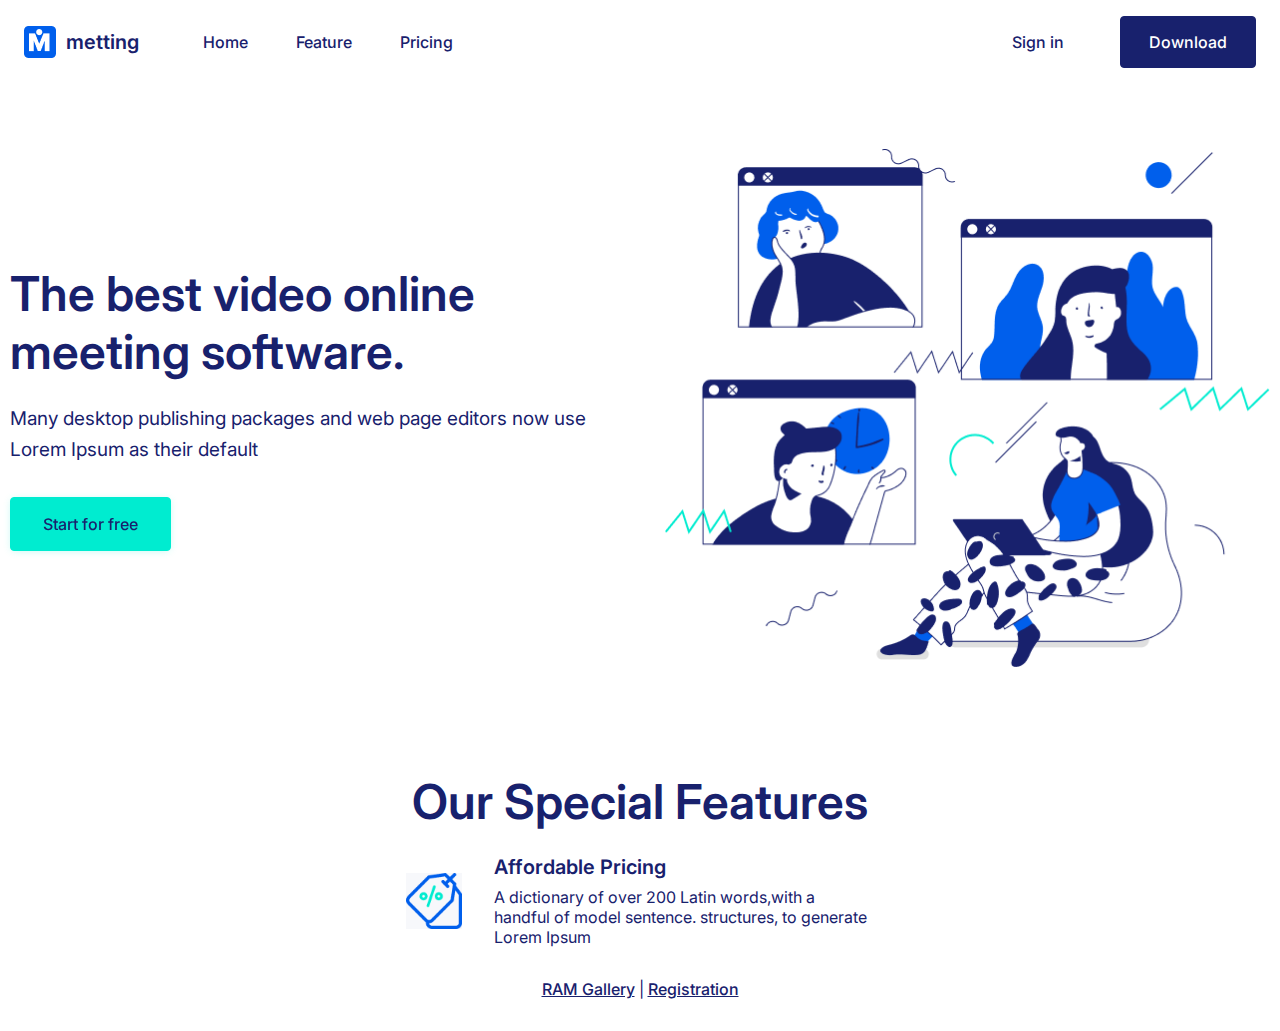
<file: index.html>
<!DOCTYPE html>
<html lang="ru">
<head>
    <meta charset="UTF-8">
    <meta name="viewport" content="width=device-width, initial-scale=1.0">
    <title>metting</title>
    <link rel="stylesheet" href="style.css">
    <link rel="stylesheet" href="responsive.css">
    <link rel="preconnect" href="https://fonts.googleapis.com">
    <link rel="preconnect" href="https://fonts.gstatic.com" crossorigin>
    <link href="https://fonts.googleapis.com/css2?family=Inter:ital,opsz,wght@0,14..32,100..900;1,14..32,100..900&display=swap" rel="stylesheet">
</head>
<body>
    <header role="banner">
        <div class="header-left">
            <div class="logo">
                <img src="img/logo.png" alt="Логотип metting">
                <h1>metting</h1>
            </div>
            <nav class="desktop-nav">
                <ul>
                    <li><a href="#">Home</a></li>
                    <li><a href="#">Feature</a></li>
                    <li><a href="#">Pricing</a></li>
                </ul>
            </nav>
        </div>
        <div class="header-buttons desktop-buttons">
            <a href="#" class="btn-signin">Sign in</a>
            <a href="#" class="btn-download">Download</a>
        </div>
        <button class="menu-toggle" aria-label="Toggle menu">
            <span class="menu-toggle-line"></span>
            <span class="menu-toggle-line"></span>
            <span class="menu-toggle-line"></span>
        </button>
        <div class="mobile-menu">
            <nav class="mobile-nav">
                <ul>
                    <li><a href="#">Home</a></li>
                    <li><a href="#">Feature</a></li>
                    <li><a href="#">Pricing</a></li>
                </ul>
            </nav>
            <div class="mobile-buttons">
                <a href="#" class="btn-signin">Sign in</a>
                <a href="#" class="btn-download">Download</a>
            </div>
        </div>
    </header>

    <main class="hero-section">
        <div class="hero-content">
            <h1 class="hero-title">The best video online meeting software.</h1>
            <p class="hero-subtitle">Many desktop publishing packages and web page editors now use Lorem Ipsum as their default</p>
            <a href="#" class="hero-button">Start for free</a>
        </div>
        <div class="hero-image">
            <img src="img/main.png" alt="PC">
        </div>
    </main>

    <section class="main-center-block">
        <h2 class="main-center-title">Our Special Features</h2>
        <div class="main-info-row">
            <img class="main-info-img" src="img/mini.png" alt="Small logo">
            <div>
                <div class="main-info-title">Affordable Pricing</div>
                <div class="main-info-desc">A dictionary of over 200 Latin words,with
                    a handful of model sentence. structures, to generate Lorem Ipsum</div>
            </div>
        </div>
    </section>

    <footer class="footer"><a href="pages/grid.html">RAM Gallery</a> | <a href="pages/form.html">Registration</a></footer>
    <script src="script.js"></script>
</body>
</html>
</file>
<file: style.css>
*,
*::before,
*::after {
    box-sizing: border-box;
}

html {
    scroll-behavior: smooth;
}

body {
    margin: 0;
    padding: 0;
    font-family: 'Inter', sans-serif;
    color: #18216D;
    background-color: #fff;
}

.logo {
    display: flex;
    align-items: center;
    gap: 10px;
    text-decoration: none;
}

.logo h1 {
    font-family: 'Inter', sans-serif;
    font-size: 1.25rem;
    font-weight: 600;
    color: #18216D;
    margin: 0;
}

.logo img {
    width: 32px;
    height: 32px;
    display: block;
    object-fit: contain;
}

header {
    display: flex;
    align-items: center;
    justify-content: space-between;
    padding: 1rem 2rem;
    max-width: 87.5rem;
    margin: 0 auto;
    width: 100%;
    box-sizing: border-box;
}

/* Header Components */
.header-left {
    display: flex;
    align-items: center;
    gap: clamp(2rem, 10vw, 6rem);
}

nav,
.desktop-nav {
    display: flex;
    align-items: center;
}

/* Mobile Menu Toggle */
.menu-toggle {
    display: none;
    flex-direction: column;
    justify-content: center;
    align-items: center;
    gap: 0.3125rem;
    background: none;
    border: none;
    cursor: pointer;
    padding: 0.5rem;
    z-index: 1001;
    width: 2rem;
    height: 2rem;
    position: relative;
    transition: var(--transition-slow);
}

.menu-toggle-line {
    width: 1.5rem;
    height: 0.125rem;
    background-color: var(--color-primary);
    display: block;
    transition: var(--transition-slow);
    border-radius: 0.125rem;
}

.menu-toggle.active .menu-toggle-line:nth-child(1) {
    transform: translateY(0.4375rem) rotate(45deg);
}

.menu-toggle.active .menu-toggle-line:nth-child(2) {
    opacity: 0;
    transform: scaleX(0);
}

.menu-toggle.active .menu-toggle-line:nth-child(3) {
    transform: translateY(-0.4375rem) rotate(-45deg);
}

.mobile-menu {
    display: none;
    position: fixed;
    top: 0;
    right: -100%;
    width: 80%;
    max-width: 300px;
    height: 100vh;
    background-color: #fff;
    box-shadow: -2px 0 10px rgba(0, 0, 0, 0.1);
    transition: right 0.3s ease;
    z-index: 1000;
    padding: 4rem 1.5rem 1.5rem;
    overflow-y: auto;
    box-sizing: border-box;
}

.mobile-menu.active {
    right: 0;
}

.mobile-nav {
    margin-bottom: 2rem;
}

.mobile-nav ul {
    flex-direction: column;
    gap: 1rem;
    align-items: flex-start;
    list-style: none;
    margin: 0;
    padding: 0;
}

.mobile-nav a {
    display: block;
    padding: 0.75rem 0;
    font-size: 18px;
    color: #18216D;
    text-decoration: none;
    font-weight: 500;
    font-family: 'Inter', sans-serif;
    transition: color 0.3s ease;
}

.mobile-nav a:hover {
    color: #666;
}

.mobile-buttons {
    display: flex;
    flex-direction: column;
    gap: 1rem;
}

.mobile-buttons .btn-signin,
.mobile-buttons .btn-download {
    font-family: 'Inter', sans-serif;
    font-weight: 500;
    text-decoration: none;
    transition: all 0.3s ease;
}

.mobile-buttons .btn-signin {
    color: #18216D;
    text-align: center;
    padding: 0.5rem;
}

.mobile-buttons .btn-download {
    width: 100%;
    height: 48px;
    font-size: 16px;
    background-color: #18216D;
    color: #fff;
    border: 1px solid #18216D;
    border-radius: 4px;
    display: flex;
    align-items: center;
    justify-content: center;
}

.mobile-buttons .btn-download:hover {
    background-color: #0f1647;
    border-color: #0f1647;
}

nav ul {
    display: flex;
    list-style: none;
    gap: 5rem;
    margin: 0;
    padding: 0;
    align-items: center;
}

nav li {
    display: flex;
    align-items: center;
}

nav a {
    font-family: 'Inter', sans-serif;
    color: #18216D;
    text-decoration: none;
    font-weight: 500;
    transition: color 0.3s ease;
    display: flex;
    align-items: center;
}

nav a:hover {
    color: #666;
}

.header-buttons {
    display: flex;
    align-items: center;
    gap: 3.5rem;
}

.btn-signin,
.btn-download {
    font-family: 'Inter', sans-serif;
    font-weight: 500;
    text-decoration: none;
    transition: all 0.3s ease;
}

.btn-signin {
    color: #18216D;
}

.btn-download {
    background-color: #18216D;
    color: #fff !important;
    width: 136px;
    height: 52px;
    display: flex;
    align-items: center;
    justify-content: center;
    border: 1px solid #18216D;
    border-radius: 4px;
    white-space: nowrap;
}

.btn-signin:hover {
    color: #666;
}

.btn-download:hover, .btn-download:focus {
    background-color: #00ECD0;
    color: #18216D !important;
    border-color: #00ECD0;
    transition: all 0.23s cubic-bezier(.27,.71,.28,1.3);
}

.btn-download.secondary {
    background: #fff;
    color: #18216D !important;
    border: 1.5px solid #00ECD0;
}

/* Hero Section */
.hero-section {
    max-width: 1260px;
    margin: 0 auto;
    padding: 4rem 0;
    display: flex;
    align-items: center;
    justify-content: space-between;
    gap: 4rem;
    box-sizing: border-box;
}

.hero-content {
    flex: 1;
    max-width: 600px;
}

.hero-title {
    font-family: 'Inter', sans-serif;
    font-size: 48px;
    font-weight: 600;
    color: #18216D;
    margin: 0 0 1.5rem 0;
    line-height: 1.2;
}

.hero-subtitle {
    font-family: 'Inter', sans-serif;
    font-size: 19px;
    font-weight: 400;
    color: #18216D;
    margin: 0 0 2rem 0;
    line-height: 1.6;
}

.hero-button {
    display: inline-block;
    font-family: 'Inter', sans-serif;
    font-weight: 500;
    font-size: 16px;
    background-color: #00ECD0;
    color: #18216D;
    padding: 1rem 2rem;
    border-radius: 4px;
    text-decoration: none;
    transition: all 0.28s cubic-bezier(.37, .72, .23, 1.1);
    border: 1px solid #00ECD0;
}

.hero-image {
    flex: 1;
    display: flex;
    justify-content: center;
    align-items: center;
}

.hero-image img {
    width: 605px;
    height: 520px;
    object-fit: contain;
    display: block;
}

.main-center-block {
    max-width: 500px;
    margin: 0 auto;
    padding: 0 1rem 0 1rem;
    text-align: center;
}

.main-center-title {
    font-family: 'Inter', sans-serif;
    font-size: 48px;
    font-weight: 600;
    color: #18216D;
    margin-bottom: 1.5rem;
}

.main-info-row {
    display: flex;
    align-items: center;
    justify-content: center;
    gap: 2rem;
}

.main-info-img {
    width: 56px;
    height: 56px;
    object-fit: contain;
    background: #F7F8FB;
}

.main-info-title {
    font-size: 20px;
    font-weight: 600;
    color: #18216D;
    margin-bottom: 0.5rem;
    font-family: 'Inter', sans-serif;
    text-align: left;
}

.main-info-desc {
    font-size: 16px;
    color: #18216D;
    font-weight: 400;
    font-family: 'Inter', sans-serif;
    text-align: left;
}

@media (max-width: 600px) {
    .main-center-title { font-weight: 600; font-size: 24px;}
    .main-info-row {
        gap: 1.5rem;
        text-align: left;
    }
    .main-info-title, .main-info-desc { text-align: left;}
    .main-info-img {
        width: 40px; height: 40px;
        
    }
}

.gallery-main-wrap {
    max-width: 78.75rem;
    margin: 0 auto;
    min-height: 60vh;
    display: flex;
    flex-direction: column;
    align-items: center;
    justify-content: center;
}

.ram-gallery {
    width: 100%;
    display: grid;
    gap: 2rem;
    grid-template-columns: repeat(auto-fit, minmax(180px, 1fr));
    justify-items: center;
    align-items: center;
}

.ram-gallery-item {
    min-width:120px;
    padding:12px;
    display: grid;
    width: 100%;
    aspect-ratio: 1;
    max-width: 220px;
    box-shadow: 0 4px 24px 0 rgba(20,20,43,0.04);
    border-radius: 20px;
    border: 1px solid darkblue;
    overflow: hidden;
    background: #fff;
    grid-template-rows: 1fr auto;
    grid-template-columns: 1fr;
    place-items: center;
}

.ram-gallery-item img {
    width: 100%;
    height: 100%;
    object-fit: cover;
    min-width: 0;
    min-height: 0;
}

.ram-gallery-btn {
 
    align-self: center;
    justify-self: center;
    opacity: 0.92;
    font-size: 15px;
    padding: 0.75rem 1.2rem;
    max-width: 90%;
    white-space: normal;
    word-break: break-word;
}

.footer {
    width: 100%;
    padding: 2rem 0;
    text-align: center;
    color: #18216D;
    font-family: 'Inter', sans-serif;
}

.footer a {
    color: #18216D;
    text-decoration: underline;
    font-weight: 500;
}

.form-main-wrap {
    max-width: 400px;
    margin: 0 auto 4rem auto;
    padding: 2rem 1rem;
    display: flex;
    flex-direction: column;
    align-items: center;
}

.registration-form {
    width: 100%;
    background: #fff;
    border-radius: 12px;
    padding: 2rem;
    display: flex;
    flex-direction: column;
    gap: 1.25rem;
    box-sizing: border-box;
}

.form-group {
    display: flex;
    flex-direction: column;
    gap: 0.2rem;
}

.form-group label {
    font-weight: 500;
    margin-bottom: 0.15rem;
}
.form-group .star {
    color: #E74646;
    margin-left: 2px;
    font-size: 1rem;
}
.form-hint {
    color: #E74646;
    font-size: 12px;
    margin: 2px 0 0 0;
}
.registration-form input {
    border: 1.5px solid #ececec;
    border-radius: 6px;
    padding: 0.8rem 1rem;
    margin-top: 0.2rem;
    font-size: 16px;
    transition: border-color 0.2s;
    width: 100%;
    max-width: 100%;
    background: #F7F8FB;
}
.registration-form input:focus {
    outline: none;
    border-color: #00ECD0;
}
.form-actions {
    margin-top: 0.5rem;
    display: flex;
    flex-wrap: wrap;
    gap: 1rem;
    justify-content: space-between;
}

::selection {
    background: #00ECD0;
    color: #18216D;
}

.footer a, a, a:visited {
    color: #18216D;
    text-decoration: underline;
    transition: color 0.2s;
    outline: none;
}
.footer a:hover, a:hover {
    color: #00ECD0;
    text-decoration: none;
    filter: brightness(0.9);
    text-shadow: 0 3px 16px #00ecd04c;
    transform: scale(1.04) rotate(-2deg);
    transition: all 0.23s cubic-bezier(.3,.62,.23,1.2);
    box-shadow: 0 3px 16px 0 #00ecd075;
}
.footer a:active, a:active {
    color: #E74646;
}
.footer a:focus, a:focus {
    outline: 2px solid #00ECD0;
    outline-offset: 3px;
}

button, .hero-button, .ram-gallery-btn  {
    font-family: 'Inter', sans-serif;
    border: none;
    cursor: pointer;
    transition: all 0.28s cubic-bezier(.37,.72,.23,1.1);
    outline: none;
    position: relative;
    will-change: transform, box-shadow, background;
}
.hero-button, .ram-gallery-btn {
    background-color: #00ECD0;
    color: #18216D;
    border: 1.5px solid #00ECD0;
    padding: 1rem 2rem;
    border-radius: 4px;
    font-weight: 500;
    font-size: 16px;
    text-decoration: none;
    display: inline-block;
    text-align: center;
    box-shadow: 0 1px 9px -2px #00ecd04c;
}
.hero-button.secondary {
    background: #fff;
    border: 1.5px solid #00ECD0;
    color: #18216D;
}
.hero-button:hover, .ram-gallery-btn:hover, button:hover {
    background: #18216D;
    color: #00ECD0;
    border-color: #18216D;
    filter: none;
    transform: scale(1.06) rotate(-3deg);
    box-shadow: 0 3px 32px 0 #18216d38, 0 0 0 4px #00ecd024;
    transition: all 0.23s cubic-bezier(.27,.71,.28,1.3);
    text-shadow: 0 2px 14px #00ecd090;
}
.hero-button:focus, .ram-gallery-btn:focus, button:focus {
    outline: 3px solid #00ECD0;
    outline-offset: 3px;
    background: #18216D;
    color: #00ECD0;
    box-shadow: 0 0 0 6px rgba(0, 236, 208, 0.3);
}
.hero-button:active, .ram-gallery-btn:active, button:active {
    background: #E74646;
    color: #fff;
    border-color: #E74646;
    filter: brightness(0.94);
    transform: scale(0.96);
}

.registration-form input, .registration-form input:focus {
    color: #18216D;
    font-size: 17px;
    font-family: 'Inter',sans-serif;
    background: #F7F8FB;
    border: 1.5px solid #ececec;
}
.registration-form input:focus {
    border-color: #00ECD0;
    background: #eafffb;
}
::placeholder, :-ms-input-placeholder, ::-webkit-input-placeholder {
    color: #A4B2BF;
    font-style: italic;
    font-size: 15px;
    font-family: 'Inter', sans-serif;
    opacity: 1;
}
:-ms-input-placeholder { color: #A4B2BF; font-style:italic;}
::-ms-input-placeholder { color: #A4B2BF; font-style:italic;}

button:focus-visible {
    outline:2px solid #00ECD0;
}
</file>
<file: responsive.css>
/* Адаптивность для экранов меньше 1400px */
@media (max-width: 1400px) {
    header {
        padding: 1rem 1.5rem;
    }

    .header-left {
        gap: 4rem;
    }

    .desktop-nav ul {
        gap: 3rem;
    }
}

/* Адаптивность для средних экранов */
@media (max-width: 992px) {
    header {
        padding: 1rem;
    }

    .header-left {
        gap: 2rem;
    }

    .desktop-nav ul {
        gap: 2rem;
    }

    .header-buttons {
        gap: 2rem;
    }
}

/* Адаптивность для планшетов */
@media (max-width: 768px) {
    header {
        padding: 1rem;
        flex-wrap: wrap;
        max-width: 100%;
    }

    .header-left {
        gap: 1rem;
        flex-wrap: wrap;
    }

    .desktop-nav ul {
        gap: 1.5rem;
    }

    .header-buttons {
        gap: 1rem;
    }

    .btn-download {
        width: 120px;
        height: 48px;
        font-size: 14px;
    }

    .logo h1 {
        font-size: 18px;
    }

    .logo img {
        width: 28px;
        height: 28px;
    }
}

/* Адаптивность для мобильных устройств */
@media (max-width: 480px) {
    header {
        padding: 0.75rem 1rem;
        position: relative;
        max-width: 100%;
    }

    .desktop-nav,
    .desktop-buttons {
        display: none;
    }

    .menu-toggle {
        display: flex;
    }

    .header-left {
        gap: 0;
    }

    .mobile-menu {
        display: block;
    }

    .logo h1 {
        font-size: 16px;
    }

    .logo img {
        width: 24px;
        height: 24px;
    }

    body.menu-open {
        overflow: hidden;
    }

    body.menu-open::before {
        content: '';
        position: fixed;
        top: 0;
        left: 0;
        width: 100%;
        height: 100%;
        background-color: rgba(0, 0, 0, 0.5);
        z-index: 999;
    }
}

/* Адаптивность для очень маленьких экранов */
@media (max-width: 360px) {
    header {
        padding: 0.5rem 0.75rem;
    }

    .mobile-menu {
        width: 85%;
        max-width: 280px;
        padding: 3.5rem 1rem 1rem;
    }

    .mobile-nav a {
        font-size: 16px;
        padding: 0.5rem 0;
    }

    .logo h1 {
        font-size: 14px;
    }

    .logo img {
        width: 20px;
        height: 20px;
    }

    .menu-toggle {
        width: 28px;
        height: 28px;
        padding: 6px;
    }

    .menu-toggle-line {
        width: 20px;
    }
}

@media (min-width: 1401px) {
    header {
        padding: 1rem 2rem;
    }
}

@media (max-width: 992px) {
    .hero-section {
        flex-direction: column;
        padding: 3rem 1.5rem;
        gap: 3rem;
    }

    .hero-content {
        max-width: 100%;
        text-align: center;
    }

    .hero-title {
        font-size: 36px;
    }

    .hero-image img {
        width: 100%;
        max-width: 605px;
        height: auto;
    }
}

@media (max-width: 768px) {
    .hero-section {
        padding: 2rem 1rem;
        gap: 2rem;
    }

    .hero-title {
        font-size: 35px;
    }

    .hero-subtitle {
        font-size: 16px;
    }
}

@media (max-width: 480px) {
    .hero-section {
        flex-direction: column;
    }
    .hero-content { order: 1; }
    .hero-image { order: 2; margin-top: 1.5rem; }

    .hero-title {
        font-size: 28px;
        margin-bottom: 1rem;
    }

    .hero-subtitle {
        font-size: 14px;
        margin-bottom: 1.5rem;
    }

    .hero-button {

        text-align: center;
        padding: 0.875rem 1.5rem;
    }

    .hero-image img {
        max-width: 100%;
    }
}
</file>
